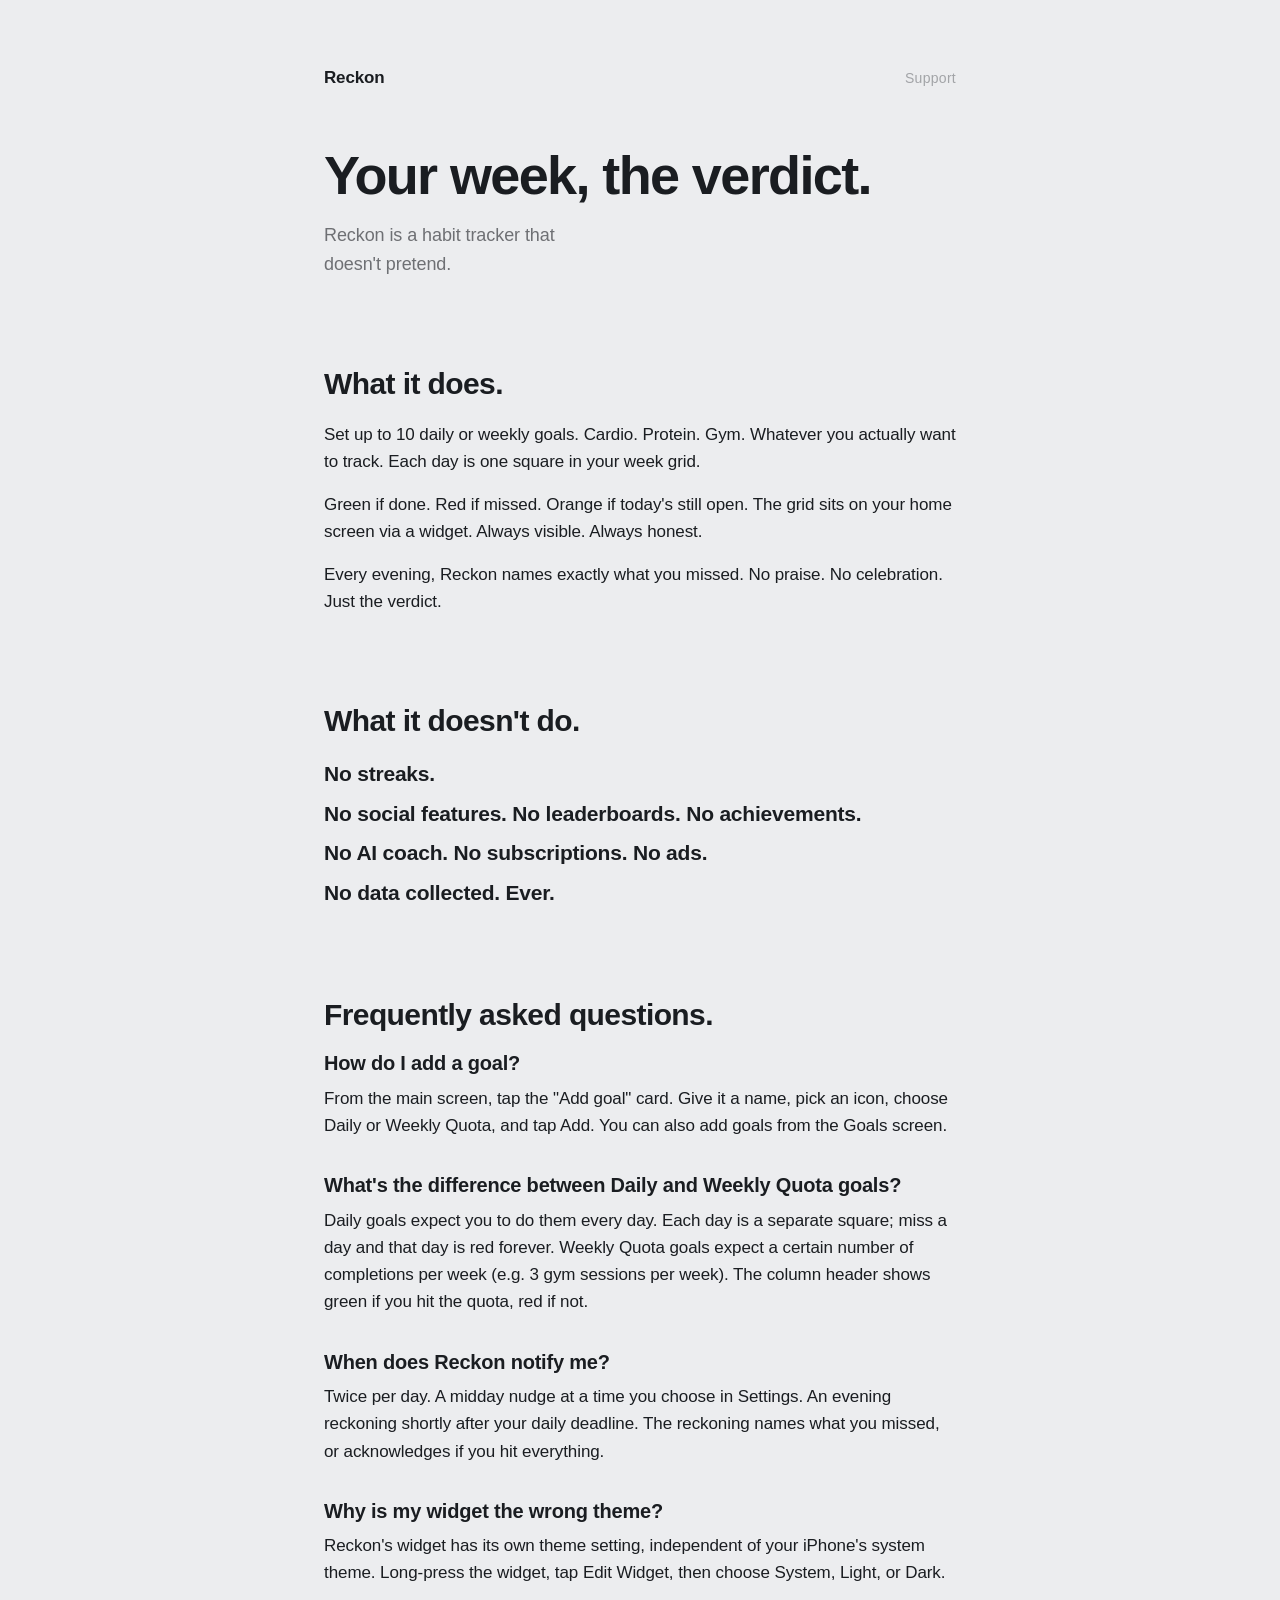
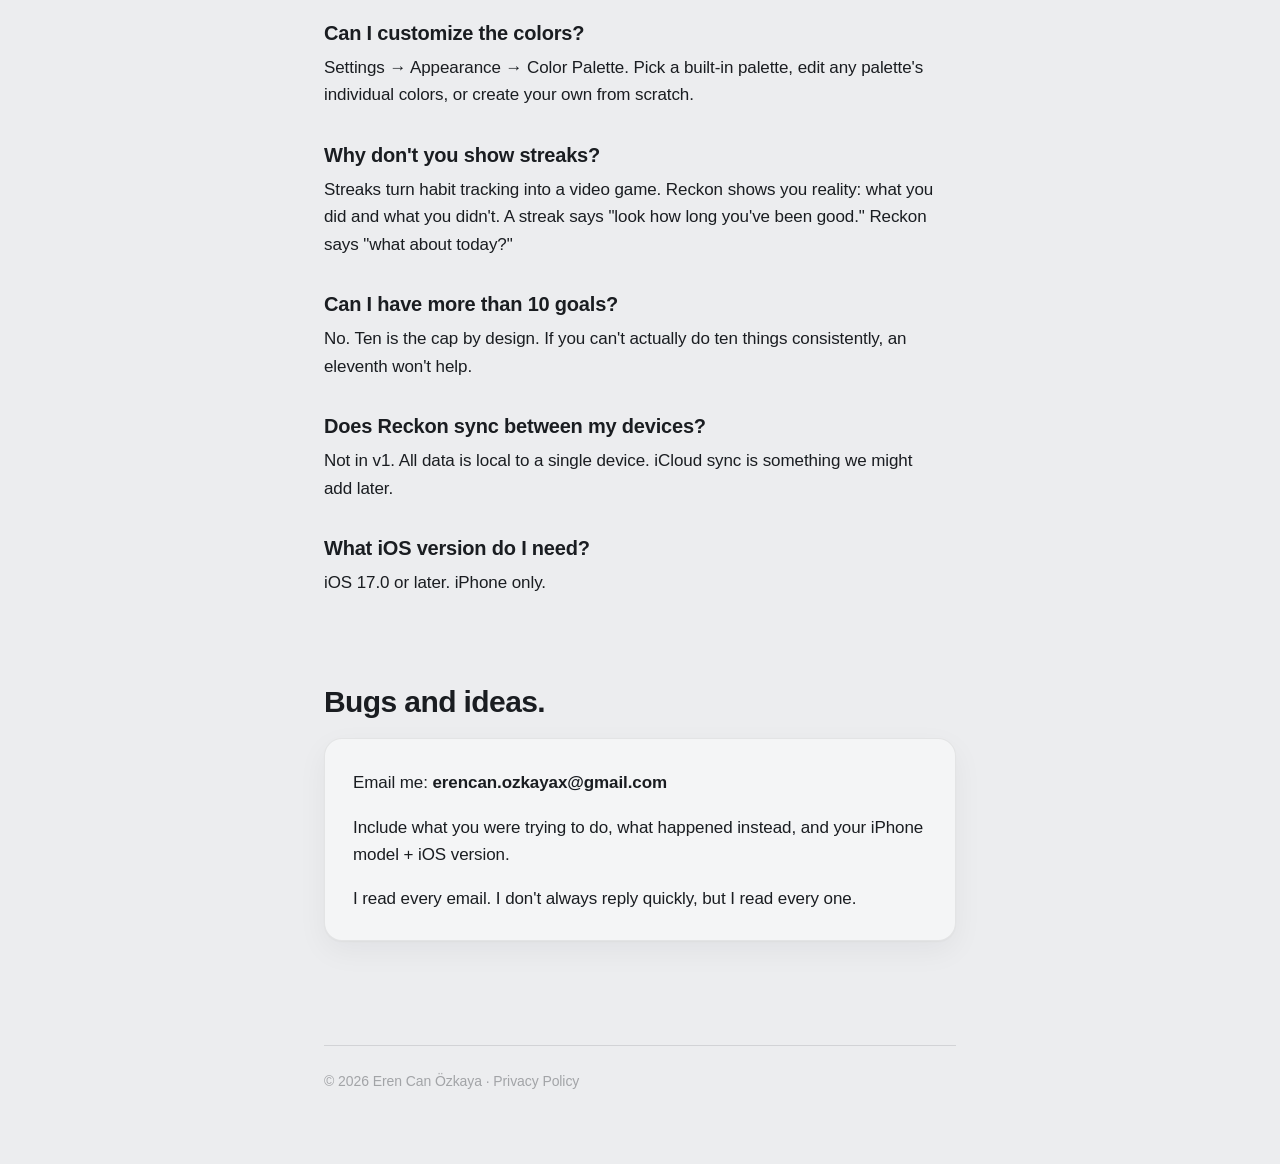
<file: index.html>
<!DOCTYPE html>
<html lang="en">
<head>
  <meta charset="UTF-8">
  <meta name="viewport" content="width=device-width, initial-scale=1">
  <meta name="color-scheme" content="light dark">
  <title>Reckon — Support</title>
  <meta name="description" content="Reckon is a habit tracker that doesn't pretend. Support and answers.">
  <link rel="stylesheet" href="style.css">
</head>
<body>
  <div class="wrap">
    <header>
      <div class="topbar">
        <a class="wordmark" href="home.html">Reckon</a>
        <span class="topbar-label">Support</span>
      </div>
      <div class="hero">
        <h1>Your week, the verdict.</h1>
        <p class="subtitle">Reckon is a habit tracker that doesn't pretend.</p>
      </div>
    </header>

    <main>
      <section>
        <h2>What it does.</h2>
        <p>Set up to 10 daily or weekly goals. Cardio. Protein. Gym. Whatever you actually want to track. Each day is one square in your week grid.</p>
        <p>Green if done. Red if missed. Orange if today's still open. The grid sits on your home screen via a widget. Always visible. Always honest.</p>
        <p>Every evening, Reckon names exactly what you missed. No praise. No celebration. Just the verdict.</p>
      </section>

      <section>
        <h2>What it doesn't do.</h2>
        <div class="staccato">
          <p>No streaks.</p>
          <p>No social features. No leaderboards. No achievements.</p>
          <p>No AI coach. No subscriptions. No ads.</p>
          <p>No data collected. Ever.</p>
        </div>
      </section>

      <section>
        <h2>Frequently asked questions.</h2>

        <h3>How do I add a goal?</h3>
        <p>From the main screen, tap the "Add goal" card. Give it a name, pick an icon, choose Daily or Weekly Quota, and tap Add. You can also add goals from the Goals screen.</p>

        <h3>What's the difference between Daily and Weekly Quota goals?</h3>
        <p>Daily goals expect you to do them every day. Each day is a separate square; miss a day and that day is red forever. Weekly Quota goals expect a certain number of completions per week (e.g. 3 gym sessions per week). The column header shows green if you hit the quota, red if not.</p>

        <h3>When does Reckon notify me?</h3>
        <p>Twice per day. A midday nudge at a time you choose in Settings. An evening reckoning shortly after your daily deadline. The reckoning names what you missed, or acknowledges if you hit everything.</p>

        <h3>Why is my widget the wrong theme?</h3>
        <p>Reckon's widget has its own theme setting, independent of your iPhone's system theme. Long-press the widget, tap Edit Widget, then choose System, Light, or Dark.</p>

        <h3>Can I customize the colors?</h3>
        <p>Settings → Appearance → Color Palette. Pick a built-in palette, edit any palette's individual colors, or create your own from scratch.</p>

        <h3>Why don't you show streaks?</h3>
        <p>Streaks turn habit tracking into a video game. Reckon shows you reality: what you did and what you didn't. A streak says "look how long you've been good." Reckon says "what about today?"</p>

        <h3>Can I have more than 10 goals?</h3>
        <p>No. Ten is the cap by design. If you can't actually do ten things consistently, an eleventh won't help.</p>

        <h3>Does Reckon sync between my devices?</h3>
        <p>Not in v1. All data is local to a single device. iCloud sync is something we might add later.</p>

        <h3>What iOS version do I need?</h3>
        <p>iOS 17.0 or later. iPhone only.</p>
      </section>

      <section>
        <h2>Bugs and ideas.</h2>
        <div class="card">
          <p>Email me: <a href="mailto:erencan.ozkayax@gmail.com">erencan.ozkayax@gmail.com</a></p>
          <p>Include what you were trying to do, what happened instead, and your iPhone model + iOS version.</p>
          <p>I read every email. I don't always reply quickly, but I read every one.</p>
        </div>
      </section>
    </main>

    <footer>
      © 2026 Eren Can Özkaya · <a href="privacy.html">Privacy Policy</a>
    </footer>
  </div>
</body>
</html>
</file>
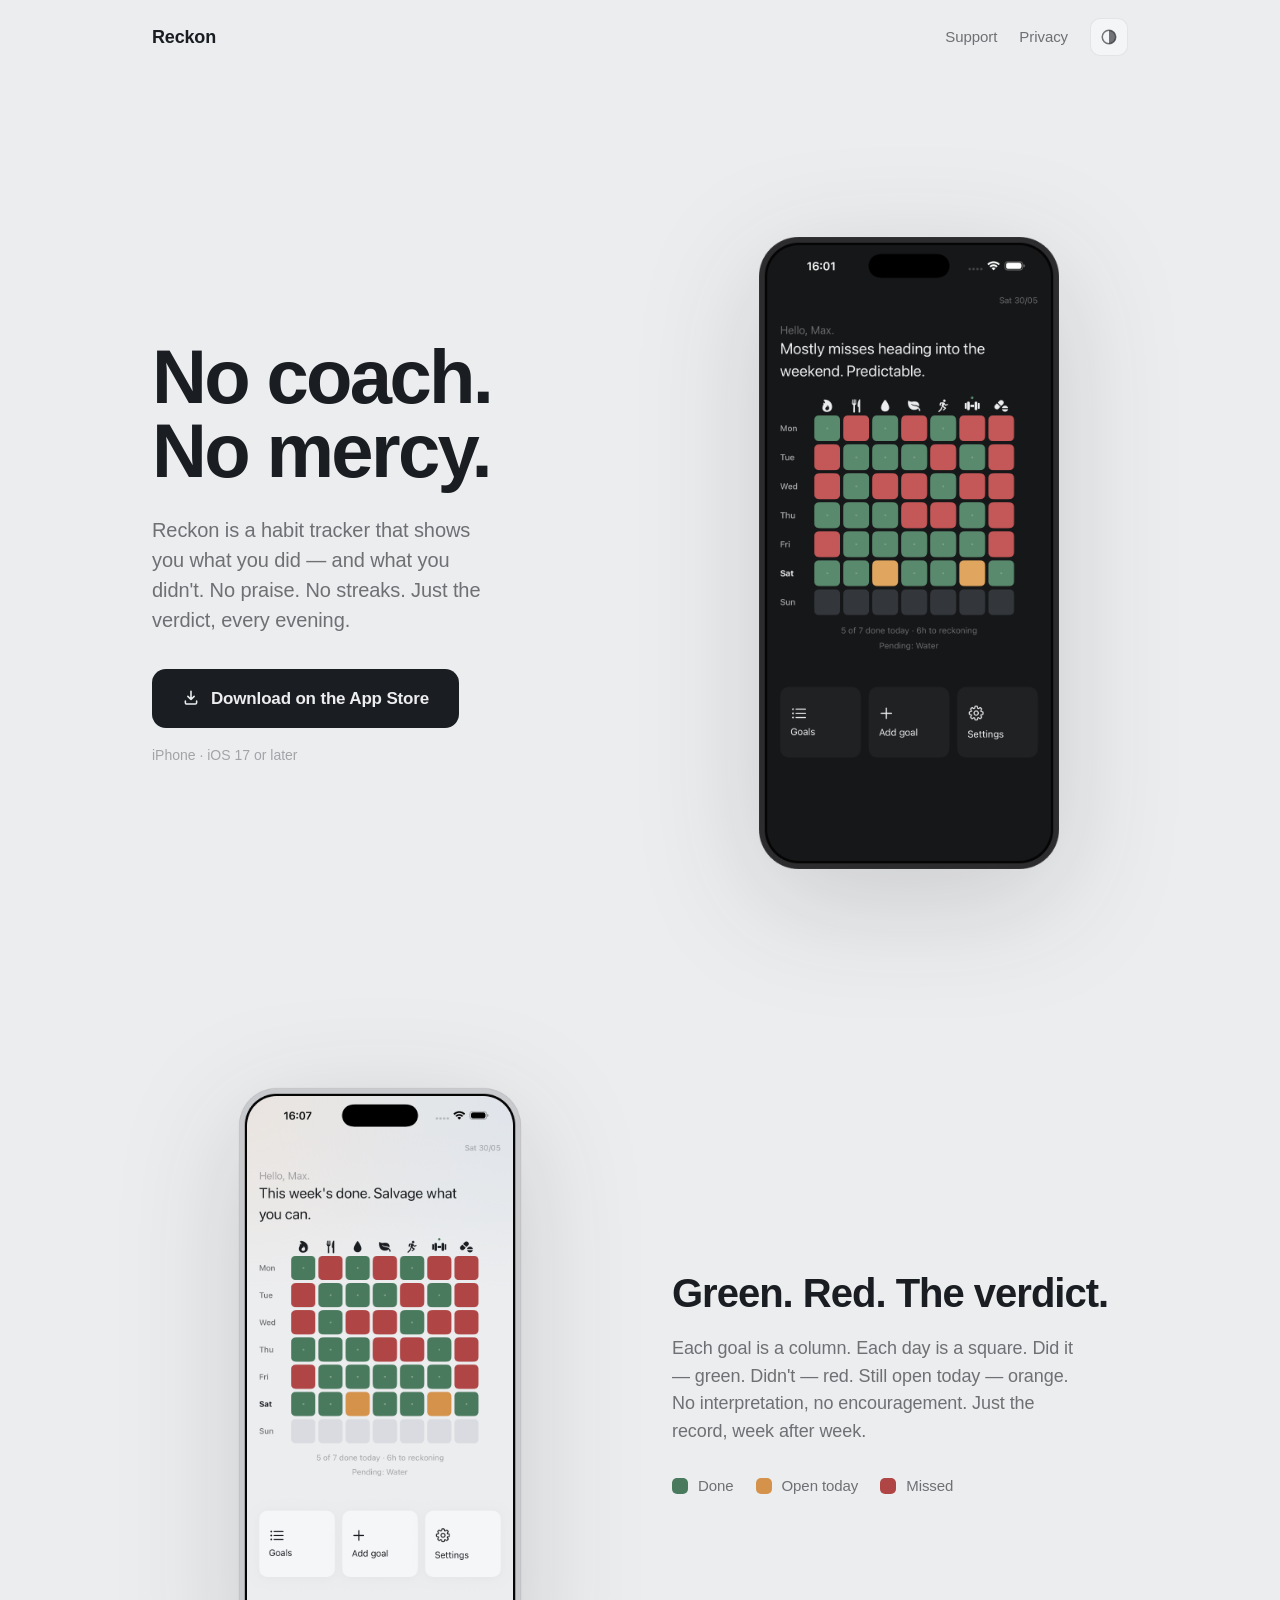
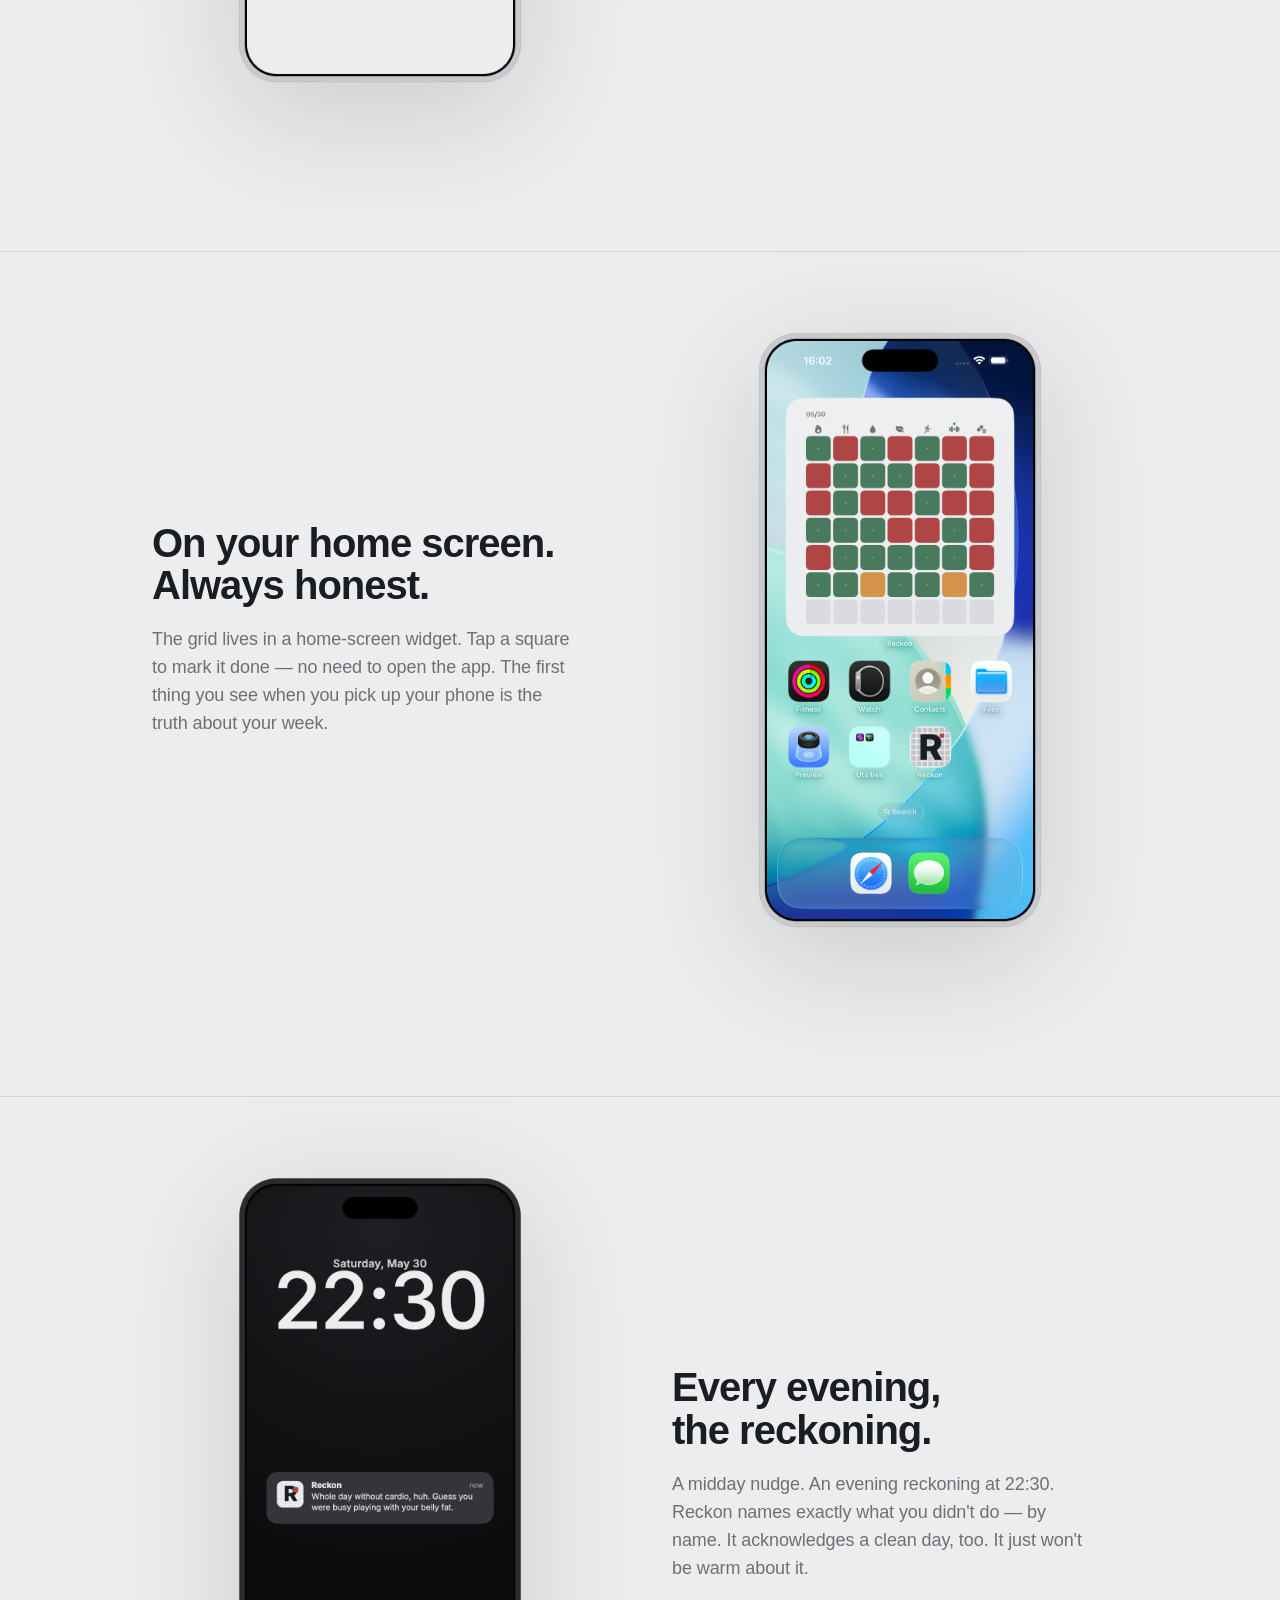
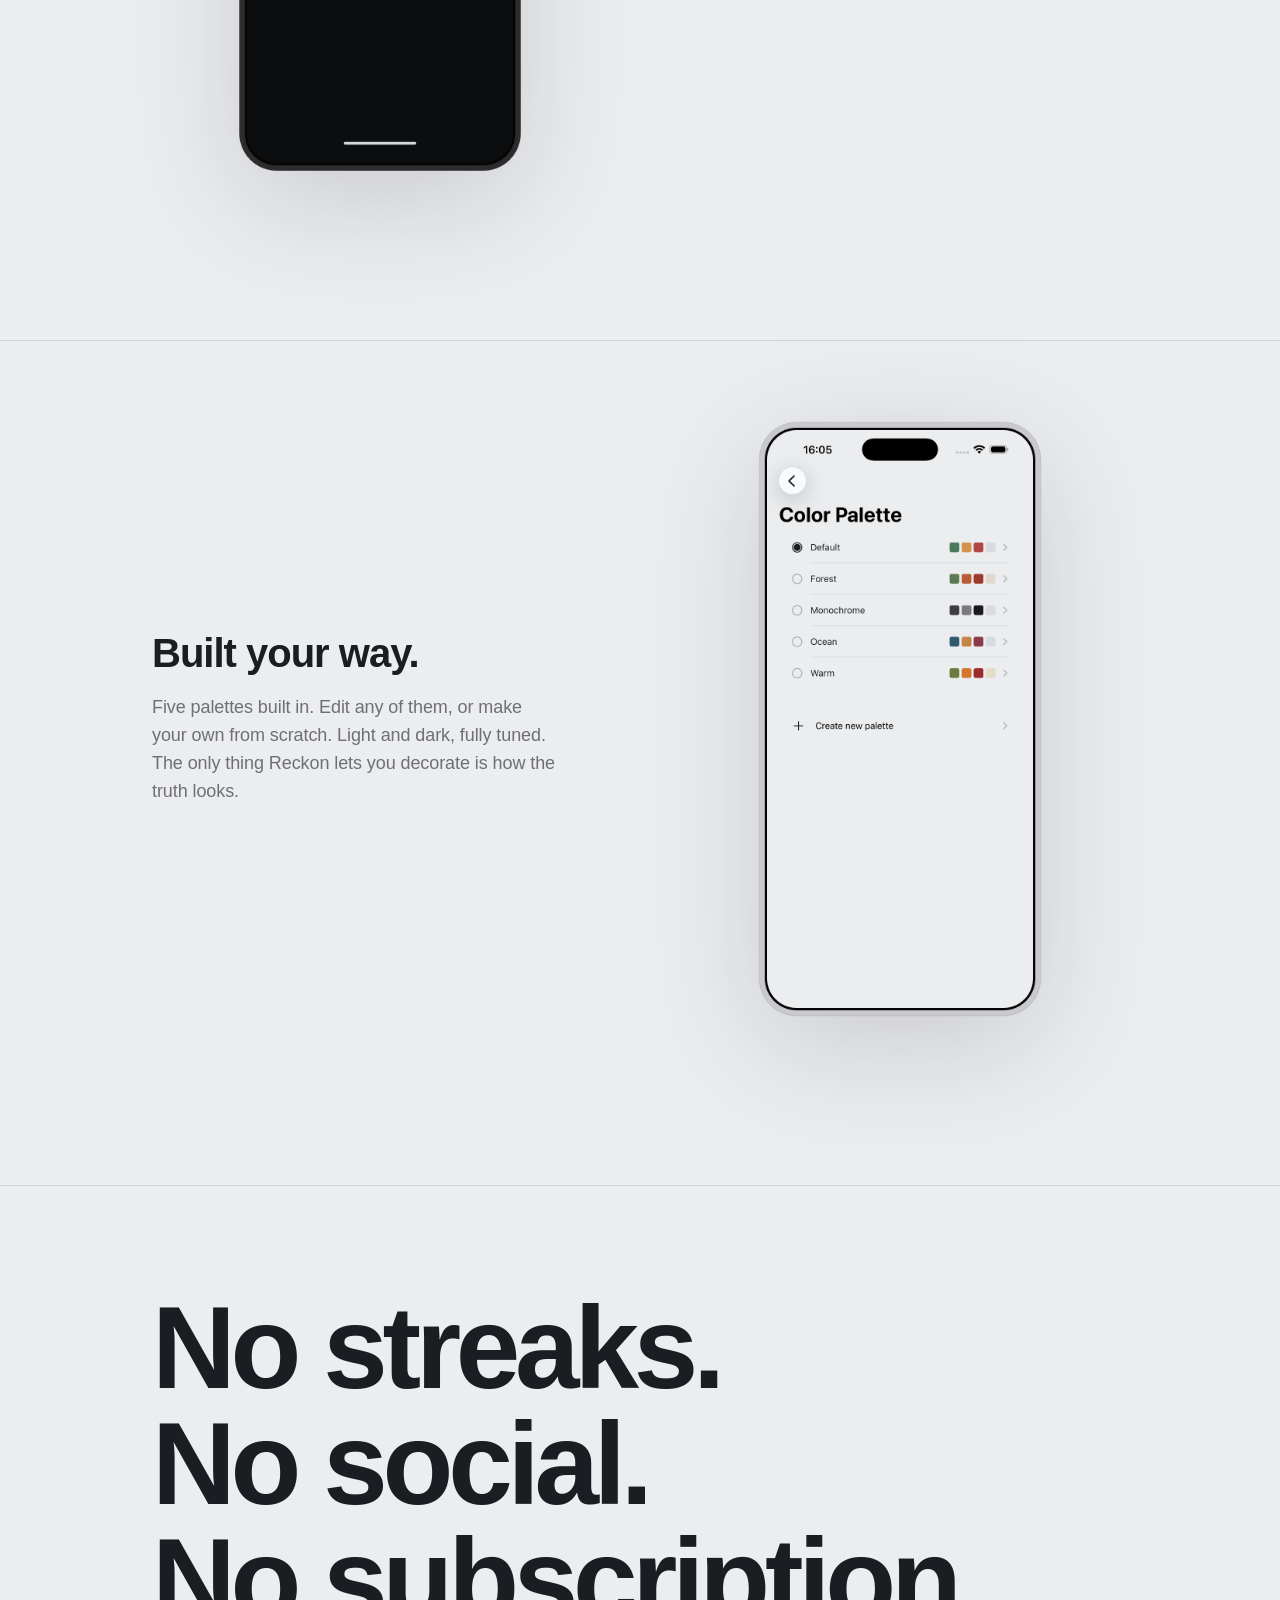
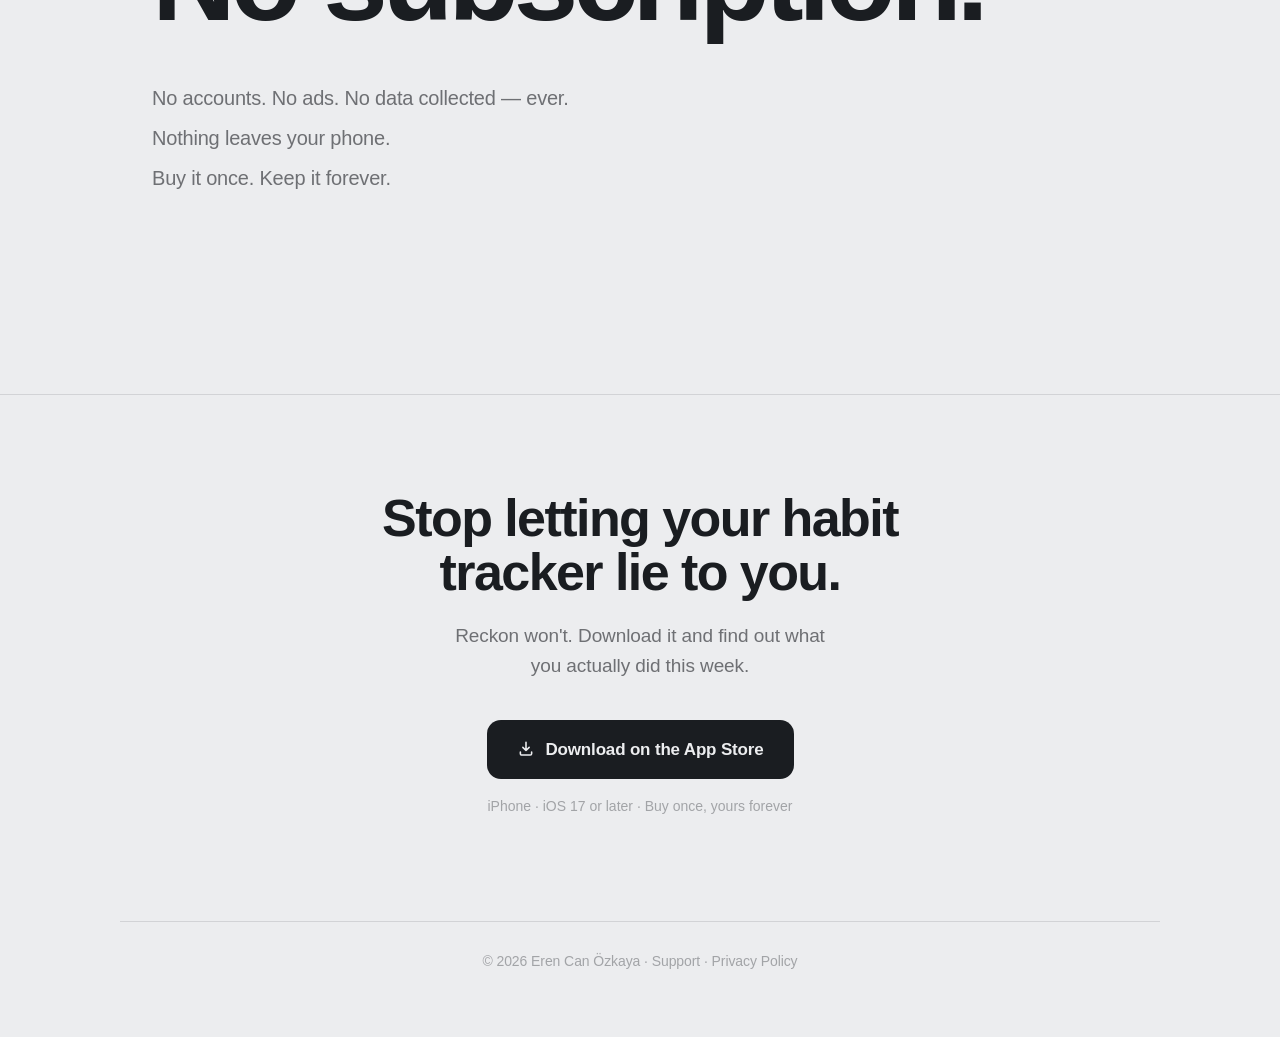
<file: home.html>
<!DOCTYPE html>
<html lang="en">
<head>
  <meta charset="UTF-8">
  <meta name="viewport" content="width=device-width, initial-scale=1">
  <meta name="color-scheme" content="light dark">
  <meta name="theme-color" content="#ECEDEF">
  <script>document.documentElement.classList.add('js');</script>
  <title>Reckon — The habit tracker that doesn't pretend.</title>
  <meta name="description" content="Reckon shows you what you did and what you didn't. A weekly grid, a home-screen widget, and an evening reckoning that names what you missed. No streaks. No social. No subscription. iPhone, iOS 17+.">
  <link rel="stylesheet" href="style.css">
  <link rel="stylesheet" href="home.css">
</head>
<body class="home">

  <header class="site-head">
    <nav class="nav">
      <a class="wordmark" href="home.html">Reckon</a>
      <div class="nav-right">
        <a class="nav-link" href="index.html">Support</a>
        <a class="nav-link" href="privacy.html">Privacy</a>
        <button class="theme-toggle" type="button" aria-label="Toggle light or dark theme" title="Toggle theme">
          <svg width="18" height="18" viewBox="0 0 24 24" aria-hidden="true">
            <circle cx="12" cy="12" r="9" fill="none" stroke="currentColor" stroke-width="2"></circle>
            <path d="M12 3 a9 9 0 0 1 0 18 z" fill="currentColor"></path>
          </svg>
        </button>
      </div>
    </nav>
  </header>

  <main>

    <!-- HERO -->
    <section class="hero-section">
      <div class="container">
        <div class="hero-grid">
          <div class="hero-copy reveal">
            <h1>No coach.<br>No mercy.</h1>
            <p class="lede">Reckon is a habit tracker that shows you what you did — and what you didn't. No praise. No streaks. Just the verdict, every evening.</p>
            <div class="hero-cta">
              <a class="btn-appstore" href="https://apps.apple.com/app/id6774991693" aria-label="Download Reckon on the App Store">
                <svg width="18" height="18" viewBox="0 0 24 24" aria-hidden="true">
                  <path d="M12 3 v11 m0 0 l-4.2 -4.2 M12 14 l4.2 -4.2" fill="none" stroke="currentColor" stroke-width="2.1" stroke-linecap="round" stroke-linejoin="round"></path>
                  <path d="M4.5 16 v2.2 a1.8 1.8 0 0 0 1.8 1.8 h11.4 a1.8 1.8 0 0 0 1.8 -1.8 V16" fill="none" stroke="currentColor" stroke-width="2.1" stroke-linecap="round"></path>
                </svg>
                Download on the App Store
              </a>
              <p class="btn-note">iPhone · iOS 17 or later</p>
            </div>
          </div>
          <div class="hero-phone reveal">
            <img class="phone" src="assets/phone-hero.png" width="774" height="1578" alt="Reckon's weekly habit grid in dark mode — seven days of green and red squares.">
          </div>
        </div>
      </div>
    </section>

    <!-- FEATURE 1 — the grid -->
    <section class="feature">
      <div class="container">
        <div class="feature-art reveal">
          <img class="phone" src="assets/phone-light.png" width="774" height="1578" alt="The weekly grid in light mode with a blunt greeting at the top.">
        </div>
        <div class="feature-text reveal">
          <h2>Green. Red. The verdict.</h2>
          <p>Each goal is a column. Each day is a square. Did it — green. Didn't — red. Still open today — orange. No interpretation, no encouragement. Just the record, week after week.</p>
          <ul class="legend">
            <li><span class="swatch green"></span>Done</li>
            <li><span class="swatch amber"></span>Open today</li>
            <li><span class="swatch red"></span>Missed</li>
          </ul>
        </div>
      </div>
    </section>

    <!-- FEATURE 2 — widget -->
    <section class="feature flip">
      <div class="container">
        <div class="feature-art reveal">
          <img class="phone" src="assets/phone-widget.png" width="774" height="1578" alt="The Reckon widget on the iOS home screen.">
        </div>
        <div class="feature-text reveal">
          <h2>On your home screen. Always honest.</h2>
          <p>The grid lives in a home-screen widget. Tap a square to mark it done — no need to open the app. The first thing you see when you pick up your phone is the truth about your week.</p>
        </div>
      </div>
    </section>

    <!-- FEATURE 3 — notification -->
    <section class="feature">
      <div class="container">
        <div class="feature-art reveal">
          <img class="phone" src="assets/phone-notification.png" width="774" height="1578" alt="An evening lock-screen notification from Reckon naming a missed goal.">
        </div>
        <div class="feature-text reveal">
          <h2>Every evening, the reckoning.</h2>
          <p>A midday nudge. An evening reckoning at 22:30. Reckon names exactly what you didn't do — by name. It acknowledges a clean day, too. It just won't be warm about it.</p>
        </div>
      </div>
    </section>

    <!-- FEATURE 4 — palettes -->
    <section class="feature flip">
      <div class="container">
        <div class="feature-art reveal">
          <img class="phone" src="assets/phone-palettes.png" width="774" height="1578" alt="Reckon's color palette settings with five built-in palettes.">
        </div>
        <div class="feature-text reveal">
          <h2>Built your way.</h2>
          <p>Five palettes built in. Edit any of them, or make your own from scratch. Light and dark, fully tuned. The only thing Reckon lets you decorate is how the truth looks.</p>
        </div>
      </div>
    </section>

    <!-- MANIFESTO -->
    <section class="manifesto">
      <div class="container">
        <h2 class="reveal">No streaks.<br>No social.<br>No subscription.</h2>
        <div class="fine staccato reveal">
          <p>No accounts. No ads. No data collected — ever.</p>
          <p>Nothing leaves your phone.</p>
          <p>Buy it once. Keep it forever.</p>
        </div>
      </div>
    </section>

    <!-- CTA -->
    <section class="cta">
      <div class="container">
        <h2 class="reveal">Stop letting your habit tracker lie to you.</h2>
        <p class="cta-sub reveal">Reckon won't. Download it and find out what you actually did this week.</p>
        <div class="hero-cta reveal">
          <a class="btn-appstore" href="https://apps.apple.com/app/id6774991693" aria-label="Download Reckon on the App Store">
            <svg width="18" height="18" viewBox="0 0 24 24" aria-hidden="true">
              <path d="M12 3 v11 m0 0 l-4.2 -4.2 M12 14 l4.2 -4.2" fill="none" stroke="currentColor" stroke-width="2.1" stroke-linecap="round" stroke-linejoin="round"></path>
              <path d="M4.5 16 v2.2 a1.8 1.8 0 0 0 1.8 1.8 h11.4 a1.8 1.8 0 0 0 1.8 -1.8 V16" fill="none" stroke="currentColor" stroke-width="2.1" stroke-linecap="round"></path>
            </svg>
            Download on the App Store
          </a>
          <p class="btn-note">iPhone · iOS 17 or later · Buy once, yours forever</p>
        </div>
      </div>
    </section>

  </main>

  <footer>
    © 2026 Eren Can Özkaya · <a href="index.html">Support</a> · <a href="privacy.html">Privacy Policy</a>
  </footer>

  <script src="home.js"></script>
</body>
</html>
</file>
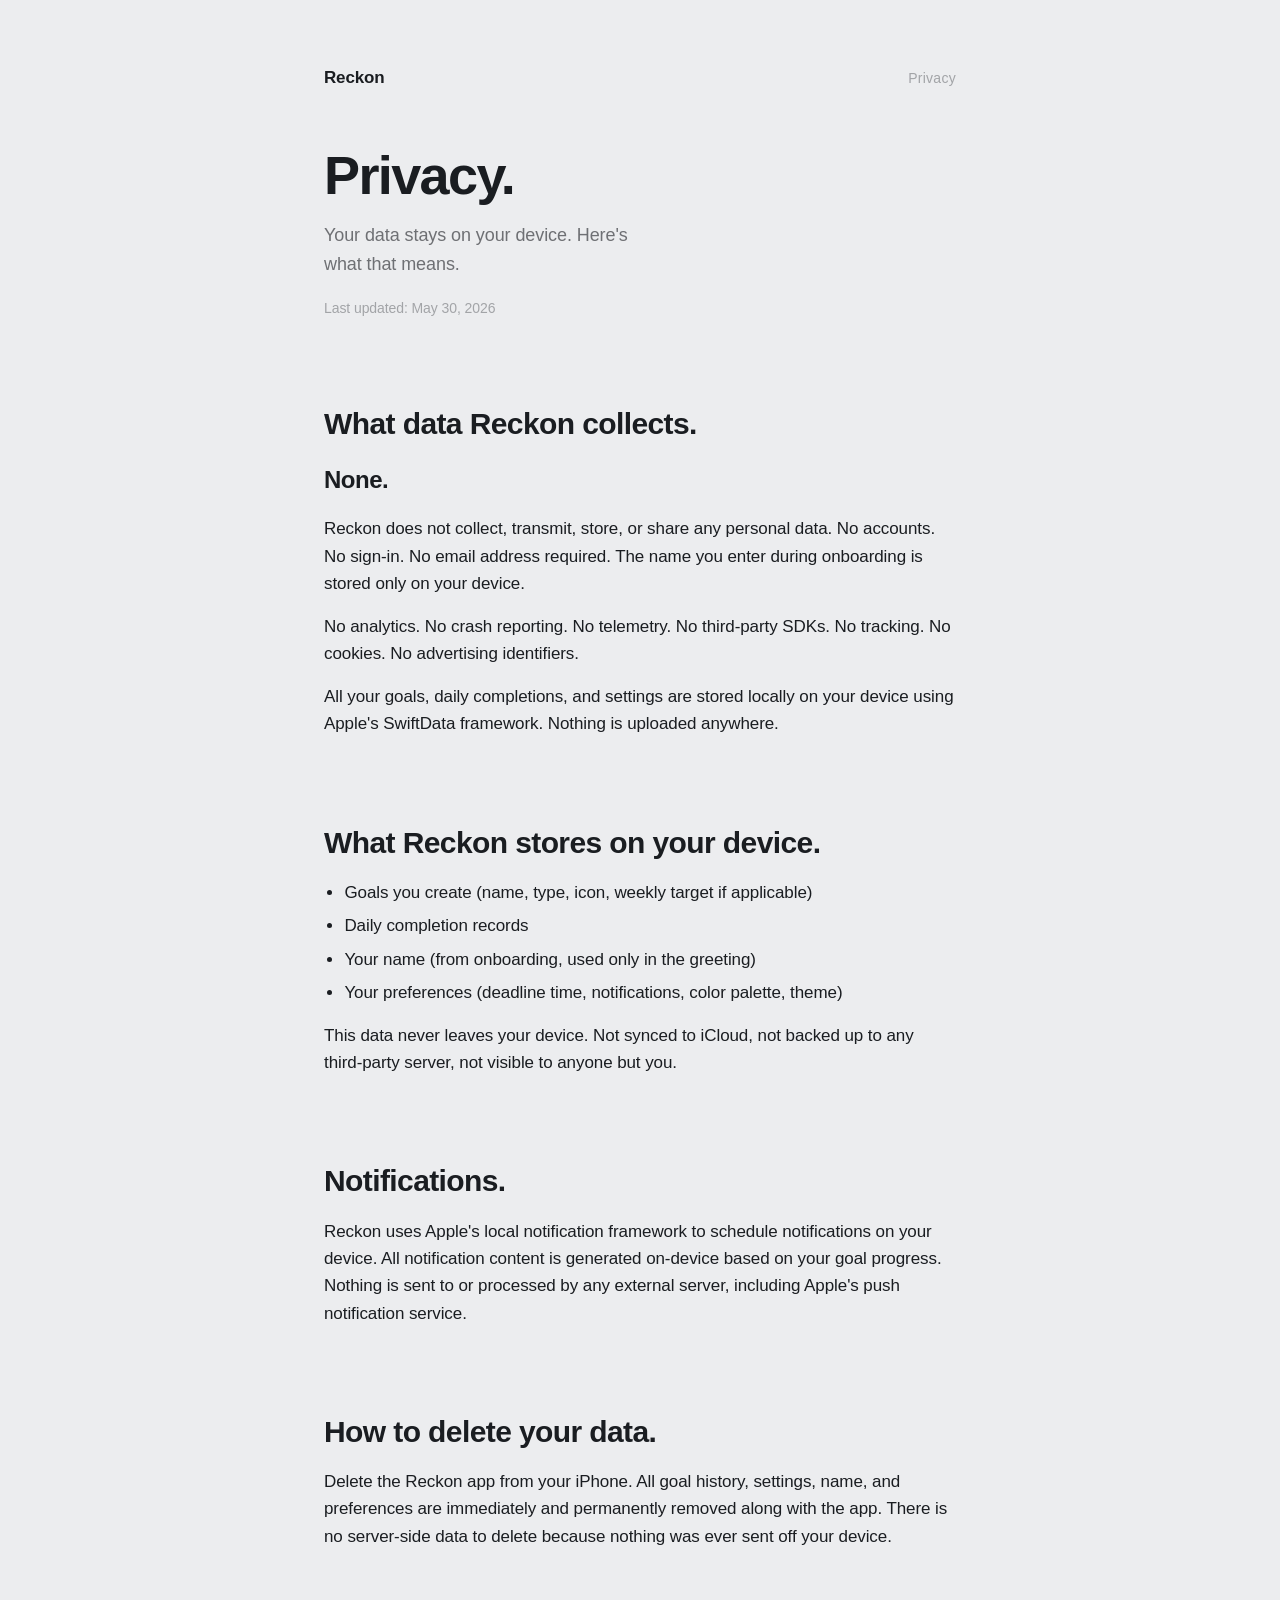
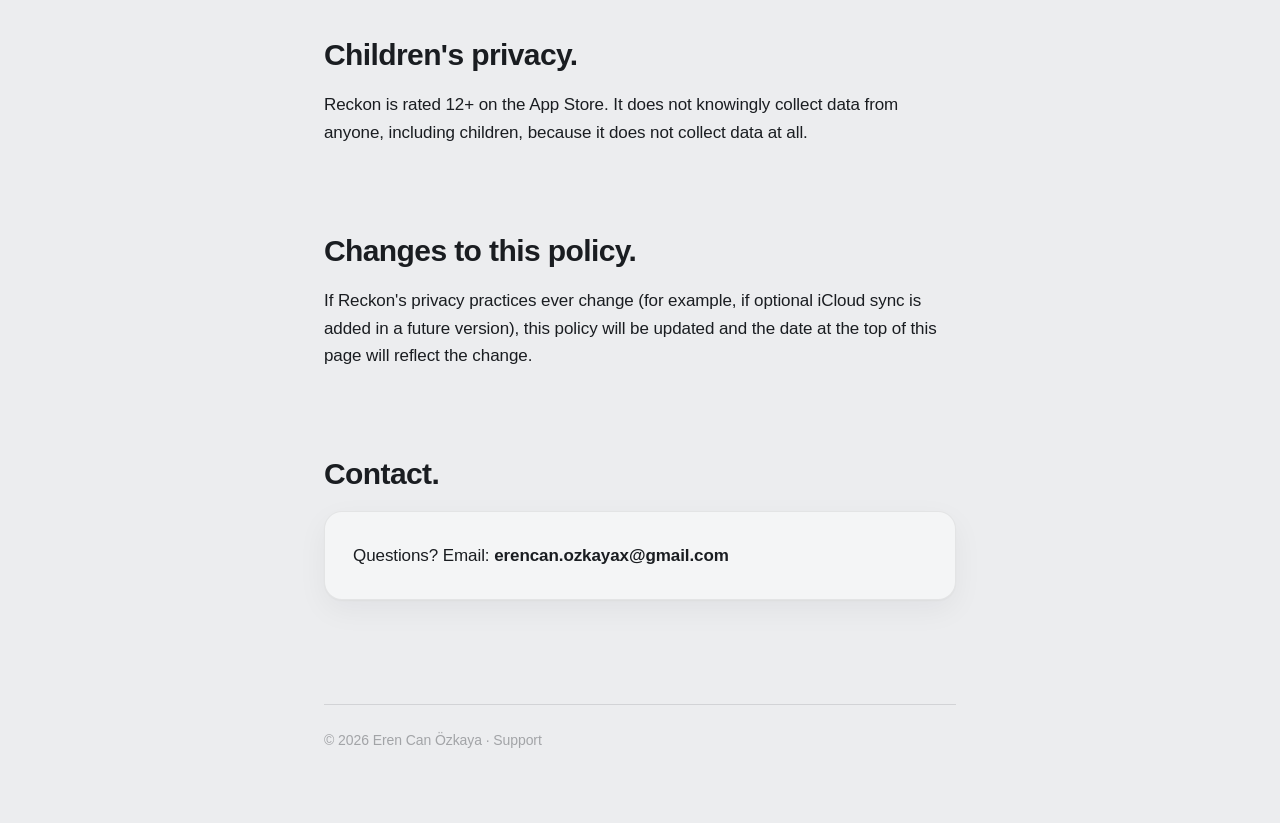
<file: privacy.html>
<!DOCTYPE html>
<html lang="en">
<head>
  <meta charset="UTF-8">
  <meta name="viewport" content="width=device-width, initial-scale=1">
  <meta name="color-scheme" content="light dark">
  <title>Reckon — Privacy</title>
  <meta name="description" content="Reckon's privacy policy. Your data stays on your device.">
  <link rel="stylesheet" href="style.css">
</head>
<body>
  <div class="wrap">
    <header>
      <div class="topbar">
        <a class="wordmark" href="home.html">Reckon</a>
        <span class="topbar-label">Privacy</span>
      </div>
      <div class="hero">
        <h1>Privacy.</h1>
        <p class="subtitle">Your data stays on your device. Here's what that means.</p>
        <p class="stamp">Last updated: May 30, 2026</p>
      </div>
    </header>

    <main>
      <section>
        <h2>What data Reckon collects.</h2>
        <p class="verdict">None.</p>
        <p>Reckon does not collect, transmit, store, or share any personal data. No accounts. No sign-in. No email address required. The name you enter during onboarding is stored only on your device.</p>
        <p>No analytics. No crash reporting. No telemetry. No third-party SDKs. No tracking. No cookies. No advertising identifiers.</p>
        <p>All your goals, daily completions, and settings are stored locally on your device using Apple's SwiftData framework. Nothing is uploaded anywhere.</p>
      </section>

      <section>
        <h2>What Reckon stores on your device.</h2>
        <ul>
          <li>Goals you create (name, type, icon, weekly target if applicable)</li>
          <li>Daily completion records</li>
          <li>Your name (from onboarding, used only in the greeting)</li>
          <li>Your preferences (deadline time, notifications, color palette, theme)</li>
        </ul>
        <p>This data never leaves your device. Not synced to iCloud, not backed up to any third-party server, not visible to anyone but you.</p>
      </section>

      <section>
        <h2>Notifications.</h2>
        <p>Reckon uses Apple's local notification framework to schedule notifications on your device. All notification content is generated on-device based on your goal progress. Nothing is sent to or processed by any external server, including Apple's push notification service.</p>
      </section>

      <section>
        <h2>How to delete your data.</h2>
        <p>Delete the Reckon app from your iPhone. All goal history, settings, name, and preferences are immediately and permanently removed along with the app. There is no server-side data to delete because nothing was ever sent off your device.</p>
      </section>

      <section>
        <h2>Children's privacy.</h2>
        <p>Reckon is rated 12+ on the App Store. It does not knowingly collect data from anyone, including children, because it does not collect data at all.</p>
      </section>

      <section>
        <h2>Changes to this policy.</h2>
        <p>If Reckon's privacy practices ever change (for example, if optional iCloud sync is added in a future version), this policy will be updated and the date at the top of this page will reflect the change.</p>
      </section>

      <section>
        <h2>Contact.</h2>
        <div class="card">
          <p>Questions? Email: <a href="mailto:erencan.ozkayax@gmail.com">erencan.ozkayax@gmail.com</a></p>
        </div>
      </section>
    </main>

    <footer>
      © 2026 Eren Can Özkaya · <a href="index.html">Support</a>
    </footer>
  </div>
</body>
</html>
</file>
<file: style.css>
/* Reckon — shared stylesheet
   No JavaScript. No external fonts. No tracking.
   Matches the app: flat dark canvas, refined system type, sparing cards. */

:root {
  --bg-canvas: #ECEDEF;
  --surface: #F4F5F6;
  --ink-primary: #1A1D21;
  --ink-secondary: rgba(26, 29, 33, 0.6);
  --ink-tertiary: rgba(26, 29, 33, 0.35);
  --accent-green: #4A7A5E;
  --accent-red: #B04545;
  --hairline: rgba(26, 29, 33, 0.12);
  --card-border: rgba(26, 29, 33, 0.08);
  --shadow: 0 1px 2px rgba(26, 29, 33, 0.04), 0 10px 30px rgba(26, 29, 33, 0.05);
}

@media (prefers-color-scheme: dark) {
  :root {
    --bg-canvas: #161718;
    --surface: #1E2022;
    --ink-primary: #ECEDEF;
    --ink-secondary: rgba(236, 237, 239, 0.7);
    --ink-tertiary: rgba(236, 237, 239, 0.4);
    --accent-green: #5A8A6E;
    --accent-red: #C45757;
    --hairline: rgba(236, 237, 239, 0.12);
    --card-border: rgba(236, 237, 239, 0.08);
    --shadow: none;
  }
}

*,
*::before,
*::after {
  box-sizing: border-box;
}

html {
  -webkit-text-size-adjust: 100%;
}

body {
  margin: 0;
  font-family: -apple-system, BlinkMacSystemFont, "SF Pro Display", "SF Pro Text",
               "Helvetica Neue", Helvetica, Arial, sans-serif;
  font-size: 17px;
  font-weight: 400;
  line-height: 1.6;
  letter-spacing: -0.005em;
  background: var(--bg-canvas);
  color: var(--ink-primary);
  text-rendering: optimizeLegibility;
  -webkit-font-smoothing: antialiased;
  -moz-osx-font-smoothing: grayscale;
}

/* Layout container */
.wrap {
  max-width: 680px;
  margin: 0 auto;
  padding: 0 24px;
}

/* Top bar — identity left, context label right (echoes the app's header) */
.topbar {
  display: flex;
  align-items: baseline;
  justify-content: space-between;
  padding-top: 64px;
}

.wordmark {
  font-size: 17px;
  font-weight: 600;
  letter-spacing: -0.01em;
  color: var(--ink-primary);
  text-decoration: none;
}

a.wordmark:hover {
  text-decoration: none;
}

.topbar-label {
  font-size: 14px;
  font-weight: 400;
  letter-spacing: 0.02em;
  color: var(--ink-tertiary);
}

/* Hero */
.hero {
  padding-top: 56px;
}

h1 {
  font-size: 54px;
  font-weight: 600;
  line-height: 1.04;
  letter-spacing: -0.03em;
  margin: 0;
  text-wrap: balance;
}

.subtitle {
  font-size: 18px;
  color: var(--ink-secondary);
  margin: 18px 0 0;
  max-width: 34ch;
  text-wrap: pretty;
}

.stamp {
  font-size: 14px;
  color: var(--ink-tertiary);
  margin: 18px 0 0;
}

/* Sections */
section {
  margin-top: 88px;
}

h2 {
  font-size: 30px;
  font-weight: 600;
  line-height: 1.12;
  letter-spacing: -0.02em;
  margin: 0 0 20px;
  text-wrap: balance;
}

h3 {
  font-size: 20px;
  font-weight: 600;
  line-height: 1.28;
  letter-spacing: -0.01em;
  margin: 34px 0 8px;
}

/* First question sits close to its section title */
h2 + h3 {
  margin-top: 4px;
}

p {
  margin: 0 0 16px;
  text-wrap: pretty;
}

p:last-child {
  margin-bottom: 0;
}

/* Staccato lines — the app's blunt, fragment-on-its-own-line rhythm */
.staccato p {
  margin: 0 0 6px;
  font-size: 21px;
  font-weight: 600;
  letter-spacing: -0.01em;
}

/* The single-word "None." answer on the privacy page */
.verdict {
  font-size: 24px;
  font-weight: 600;
  letter-spacing: -0.02em;
  margin: 0 0 16px;
}

/* Plain list for the stored-data section */
ul {
  margin: 0 0 16px;
  padding-left: 1.2em;
}

li {
  margin: 0 0 6px;
}

/* Card surface — used sparingly, mirroring the app's nav cards */
.card {
  background: var(--surface);
  border: 1px solid var(--card-border);
  border-radius: 18px;
  padding: 28px;
  box-shadow: var(--shadow);
}

/* Links — subtle */
a {
  color: var(--ink-primary);
  text-decoration: none;
}

a:hover {
  text-decoration: underline;
  text-underline-offset: 3px;
}

.card a {
  font-weight: 600;
  display: inline-block;
  padding: 2px 0;
}

/* Footer */
footer {
  margin: 104px 0 72px;
  padding-top: 24px;
  border-top: 1px solid var(--hairline);
  font-size: 14px;
  color: var(--ink-tertiary);
}

footer a {
  color: var(--ink-tertiary);
}

footer a:hover {
  color: var(--ink-secondary);
}

/* Restrained page-load entrance — disabled for reduced-motion */
@media (prefers-reduced-motion: no-preference) {
  .topbar,
  .hero,
  section,
  footer {
    animation: rise 0.65s cubic-bezier(0.22, 0.61, 0.36, 1) both;
  }

  .hero { animation-delay: 0.05s; }
  section:nth-of-type(1) { animation-delay: 0.10s; }
  section:nth-of-type(2) { animation-delay: 0.15s; }
  section:nth-of-type(3) { animation-delay: 0.20s; }
  section:nth-of-type(4) { animation-delay: 0.25s; }
  footer { animation-delay: 0.30s; }
}

@keyframes rise {
  from { opacity: 0; transform: translateY(10px); }
  to   { opacity: 1; transform: none; }
}

/* Mobile */
@media (max-width: 480px) {
  .wrap {
    padding: 0 20px;
  }

  .topbar {
    padding-top: 40px;
  }

  .hero {
    padding-top: 40px;
  }

  h1 {
    font-size: 36px;
    letter-spacing: -0.02em;
  }

  h2 {
    font-size: 25px;
  }

  h3 {
    font-size: 19px;
  }

  section {
    margin-top: 64px;
  }

  .staccato p {
    font-size: 19px;
  }

  .card {
    padding: 22px 20px;
    border-radius: 16px;
  }
}
</file>
<file: home.css>
/* Reckon — landing page styles
   Extends style.css (same tokens). Scoped to body.home so the
   support/privacy pages are untouched. A little tasteful JS only:
   theme toggle + scroll reveals. No external fonts. No tracking. */

/* Manual theme override (set by the toggle; otherwise prefers-color-scheme wins) */
html[data-theme="light"] {
  --bg-canvas: #ECEDEF;
  --surface: #F4F5F6;
  --ink-primary: #1A1D21;
  --ink-secondary: rgba(26, 29, 33, 0.6);
  --ink-tertiary: rgba(26, 29, 33, 0.35);
  --accent-green: #4A7A5E;
  --accent-amber: #D4924A;
  --accent-red: #B04545;
  --hairline: rgba(26, 29, 33, 0.12);
  --card-border: rgba(26, 29, 33, 0.08);
  --shadow: 0 1px 2px rgba(26, 29, 33, 0.04), 0 10px 30px rgba(26, 29, 33, 0.05);
}
html[data-theme="dark"] {
  --bg-canvas: #161718;
  --surface: #1E2022;
  --ink-primary: #ECEDEF;
  --ink-secondary: rgba(236, 237, 239, 0.7);
  --ink-tertiary: rgba(236, 237, 239, 0.4);
  --accent-green: #5A8A6E;
  --accent-amber: #E0A55E;
  --accent-red: #C45757;
  --hairline: rgba(236, 237, 239, 0.12);
  --card-border: rgba(236, 237, 239, 0.08);
  --shadow: none;
}
/* amber token for light system default (style.css predates it) */
:root { --accent-amber: #D4924A; }
@media (prefers-color-scheme: dark) { :root { --accent-amber: #E0A55E; } }

html { scroll-behavior: smooth; }

body.home {
  /* the landing wants more room than the 680px text pages */
  overflow-x: hidden;
}

.container {
  max-width: 1040px;
  margin: 0 auto;
  padding: 0 32px;
}

/* Kill the style.css on-load rise; the landing reveals on scroll instead */
body.home .topbar,
body.home .hero,
body.home section,
body.home footer { animation: none; }

/* ---------- Header / nav ---------- */
.site-head {
  position: sticky;
  top: 0;
  z-index: 50;
  background: var(--bg-canvas);
  border-bottom: 1px solid transparent;
  transition: border-color 0.3s ease;
}
.site-head.scrolled { border-bottom-color: var(--hairline); }
.nav {
  max-width: 1040px;
  margin: 0 auto;
  padding: 18px 32px;
  display: flex;
  align-items: center;
  justify-content: space-between;
  gap: 20px;
}
.nav .wordmark { font-size: 18px; font-weight: 600; letter-spacing: -0.01em; }
.nav-right { display: flex; align-items: center; gap: 22px; }
.nav-link {
  font-size: 15px;
  font-weight: 500;
  color: var(--ink-secondary);
  letter-spacing: -0.005em;
}
.nav-link:hover { color: var(--ink-primary); text-decoration: none; }
.theme-toggle {
  width: 38px; height: 38px;
  display: inline-flex; align-items: center; justify-content: center;
  border: 1px solid var(--card-border);
  border-radius: 10px;
  background: var(--surface);
  color: var(--ink-secondary);
  cursor: pointer;
  padding: 0;
  transition: color 0.2s ease, border-color 0.2s ease;
}
.theme-toggle:hover { color: var(--ink-primary); border-color: var(--hairline); }
.theme-toggle svg { display: block; }

/* ---------- App Store button ---------- */
.btn-appstore {
  display: inline-flex;
  align-items: center;
  gap: 11px;
  background: var(--ink-primary);
  color: var(--bg-canvas);
  padding: 16px 30px;
  border-radius: 14px;
  font-size: 17px;
  font-weight: 600;
  letter-spacing: -0.01em;
  text-decoration: none;
  transition: transform 0.2s ease, opacity 0.2s ease;
}
.btn-appstore:hover { text-decoration: none; transform: translateY(-2px); opacity: 0.92; }
.btn-appstore svg { flex: 0 0 auto; }
.btn-note {
  margin: 16px 0 0;
  font-size: 14px;
  color: var(--ink-tertiary);
  letter-spacing: 0;
}
/* Coming-soon badge — shown in place of the App Store button before launch */
.coming-soon {
  display: inline-flex;
  align-items: center;
  gap: 11px;
  font-size: 16px;
  font-weight: 600;
  color: var(--ink-primary);
  background: var(--surface);
  border: 1px dashed var(--hairline);
  padding: 16px 28px;
  border-radius: 14px;
  letter-spacing: -0.01em;
}
.coming-soon::before {
  content: "";
  width: 9px;
  height: 9px;
  border-radius: 50%;
  background: var(--accent-red);
  box-shadow: 0 0 0 4px color-mix(in srgb, var(--accent-red) 22%, transparent);
}

/* ---------- Hero ---------- */
.hero-section { padding: 64px 0 40px; }
.hero-grid {
  display: grid;
  grid-template-columns: 1.05fr 0.95fr;
  align-items: center;
  gap: 56px;
}
.hero-copy h1 {
  font-size: clamp(44px, 6.4vw, 76px);
  font-weight: 700;
  line-height: 0.98;
  letter-spacing: -0.035em;
  margin: 0;
  text-wrap: balance;
}
.hero-copy .lede {
  font-size: 20px;
  line-height: 1.5;
  color: var(--ink-secondary);
  margin: 26px 0 0;
  max-width: 30ch;
  text-wrap: pretty;
}
.hero-cta { margin-top: 34px; }
.hero-phone { display: flex; justify-content: center; }

/* phone artwork */
.phone {
  width: 100%;
  max-width: 320px;
  height: auto;
  display: block;
  filter: drop-shadow(0 30px 60px rgba(26, 29, 33, 0.16));
}
html[data-theme="dark"] .phone,
:root .phone { /* fallback */ }
@media (prefers-color-scheme: dark) {
  .phone { filter: drop-shadow(0 30px 60px rgba(0, 0, 0, 0.5)); }
}
html[data-theme="dark"] .phone { filter: drop-shadow(0 30px 60px rgba(0, 0, 0, 0.5)); }
html[data-theme="light"] .phone { filter: drop-shadow(0 30px 60px rgba(26, 29, 33, 0.16)); }

/* ---------- Feature rows ---------- */
.feature {
  padding: 72px 0;
}
.feature .container {
  display: grid;
  grid-template-columns: 1fr 1fr;
  align-items: center;
  gap: 64px;
}
.feature + .feature { border-top: 1px solid var(--hairline); }
.feature.flip .feature-art { order: 2; }
.feature-art { display: flex; justify-content: center; }
.feature-art .phone { max-width: 300px; }
.feature h2 {
  font-size: clamp(30px, 4vw, 40px);
  font-weight: 600;
  line-height: 1.06;
  letter-spacing: -0.025em;
  margin: 0;
  text-wrap: balance;
}
.feature p {
  font-size: 18px;
  line-height: 1.55;
  color: var(--ink-secondary);
  margin: 20px 0 0;
  max-width: 42ch;
}

/* color legend (in the grid feature) */
.legend {
  display: flex;
  flex-wrap: wrap;
  gap: 22px;
  margin: 28px 0 0;
  padding: 0;
  list-style: none;
}
.legend li {
  display: flex;
  align-items: center;
  gap: 10px;
  font-size: 15px;
  font-weight: 500;
  color: var(--ink-secondary);
  margin: 0;
}
.swatch {
  width: 16px; height: 16px;
  border-radius: 5px;
  flex: 0 0 auto;
}
.swatch.green { background: var(--accent-green); }
.swatch.amber { background: var(--accent-amber); }
.swatch.red { background: var(--accent-red); }

/* ---------- Manifesto ---------- */
.manifesto {
  padding: 104px 0;
  border-top: 1px solid var(--hairline);
}
.manifesto h2 {
  font-size: clamp(48px, 10vw, 116px);
  font-weight: 800;
  line-height: 1.0;
  letter-spacing: -0.045em;
  margin: 0;
}
.manifesto .fine {
  margin: 44px 0 0;
}
.manifesto .fine p {
  font-size: 20px;
  font-weight: 400;
  color: var(--ink-secondary);
  margin: 0 0 8px;
  letter-spacing: -0.01em;
}

/* ---------- Final CTA ---------- */
.cta {
  padding: 96px 0 40px;
  border-top: 1px solid var(--hairline);
  text-align: center;
}
.cta h2 {
  font-size: clamp(34px, 5vw, 52px);
  font-weight: 700;
  line-height: 1.04;
  letter-spacing: -0.03em;
  margin: 0 auto;
  max-width: 18ch;
  text-wrap: balance;
}
.cta p.cta-sub {
  font-size: 19px;
  color: var(--ink-secondary);
  margin: 22px auto 0;
  max-width: 36ch;
}
.cta .hero-cta { margin-top: 38px; }

/* footer reuse from style.css but center it on the landing */
body.home footer {
  text-align: center;
  max-width: 1040px;
  margin: 64px auto 64px;
  padding: 28px 32px 0;
}

/* ---------- Scroll reveal (progressive enhancement) ----------
   JS hides ONLY below-the-fold elements (.pre) and removes that class as they
   scroll into view. Above-the-fold content is never hidden, and with JS off
   nothing is hidden at all — the page never depends on scripts to render. */
@media (prefers-reduced-motion: no-preference) {
  html.js .reveal {
    transition: opacity 0.7s cubic-bezier(0.22, 0.61, 0.36, 1),
                transform 0.7s cubic-bezier(0.22, 0.61, 0.36, 1);
  }
  html.js .reveal.pre {
    opacity: 0;
    transform: translateY(18px);
  }
}

/* ---------- Responsive ---------- */
@media (max-width: 860px) {
  .hero-grid { grid-template-columns: 1fr; gap: 40px; text-align: center; }
  .hero-copy .lede { margin-left: auto; margin-right: auto; }
  .hero-phone { order: -1; }
  .feature .container { grid-template-columns: 1fr; gap: 36px; text-align: center; }
  .feature { padding: 60px 0; }
  .feature.flip .feature-art { order: -1; }
  .feature-art { order: -1; }
  .feature p { margin-left: auto; margin-right: auto; }
  .legend { justify-content: center; }
}

@media (max-width: 480px) {
  .container { padding: 0 22px; }
  .nav { padding: 16px 22px; }
  .nav-right { gap: 16px; }
  .hero-section { padding: 40px 0 24px; }
  .hero-copy h1 { font-size: 40px; }
  .phone { max-width: 264px; }
  .feature-art .phone { max-width: 248px; }
  .manifesto { padding: 76px 0; }
  .manifesto .fine p { font-size: 18px; }
}
</file>
